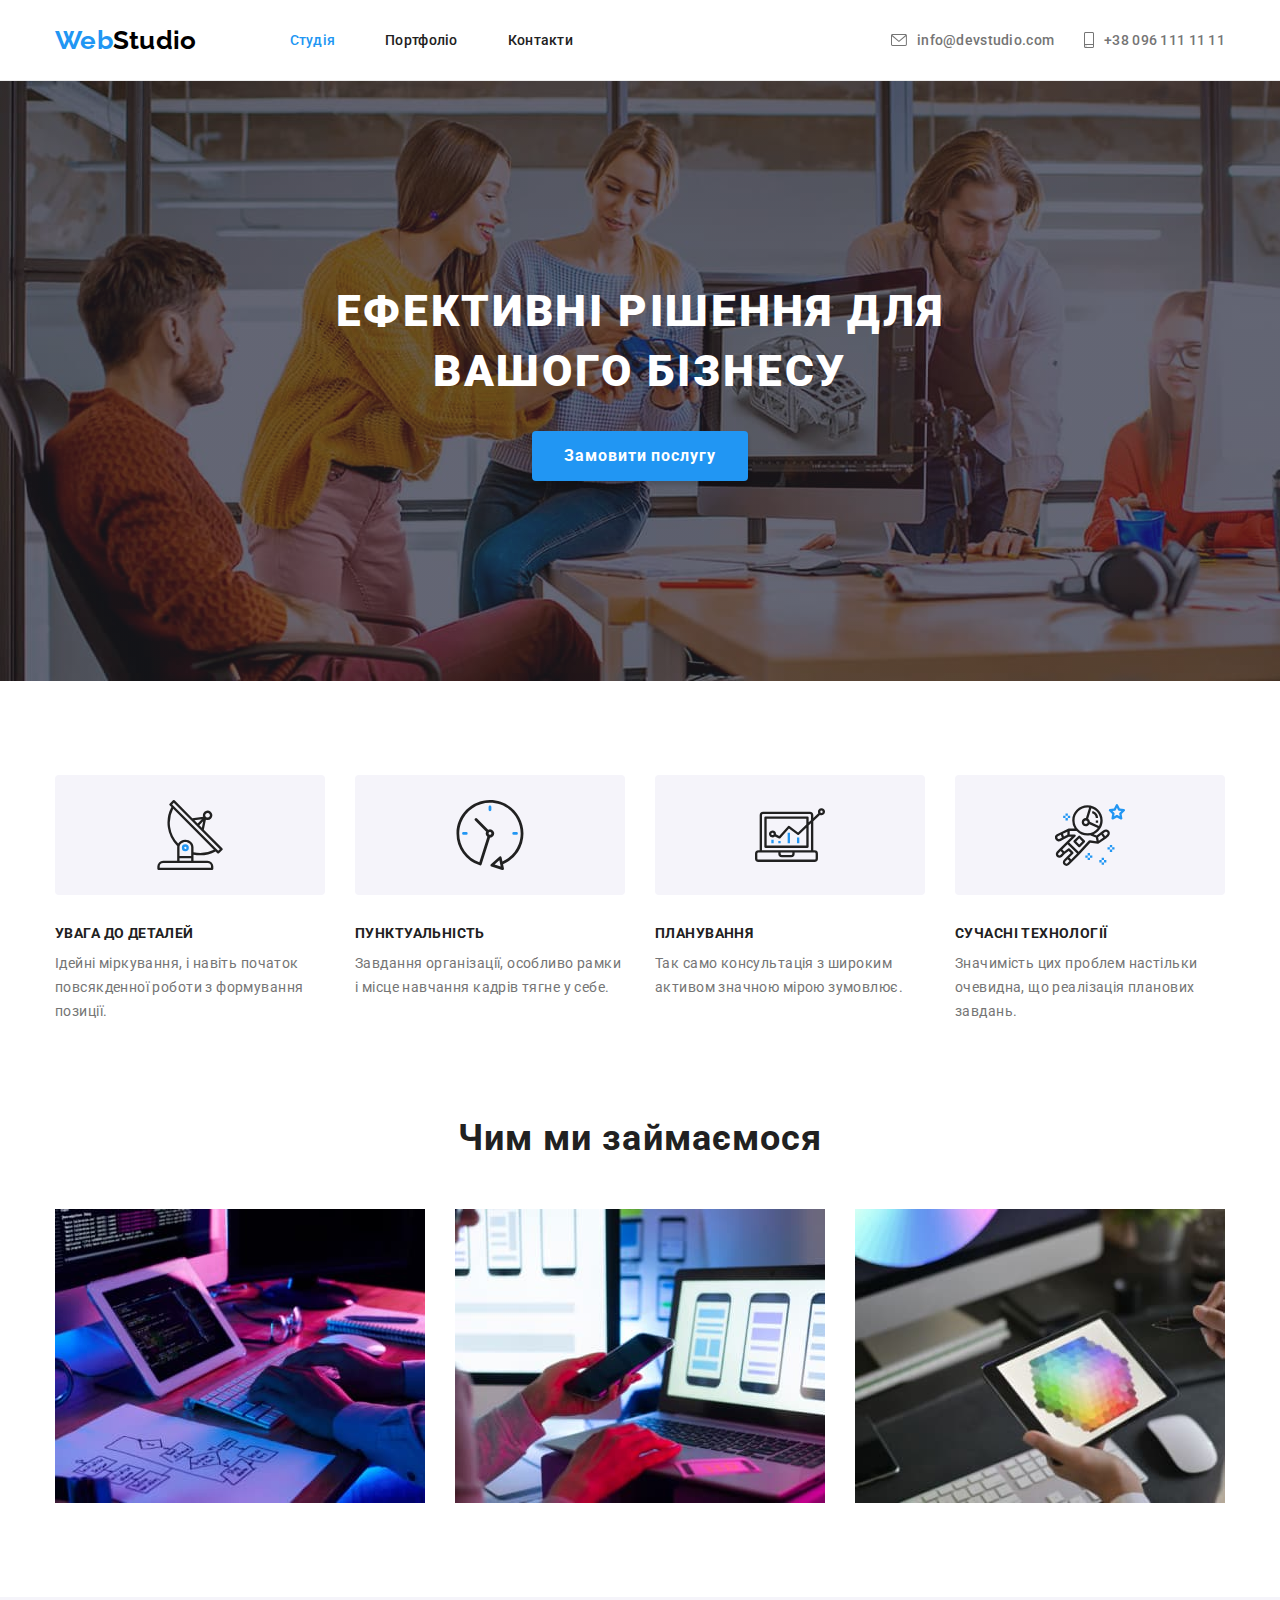
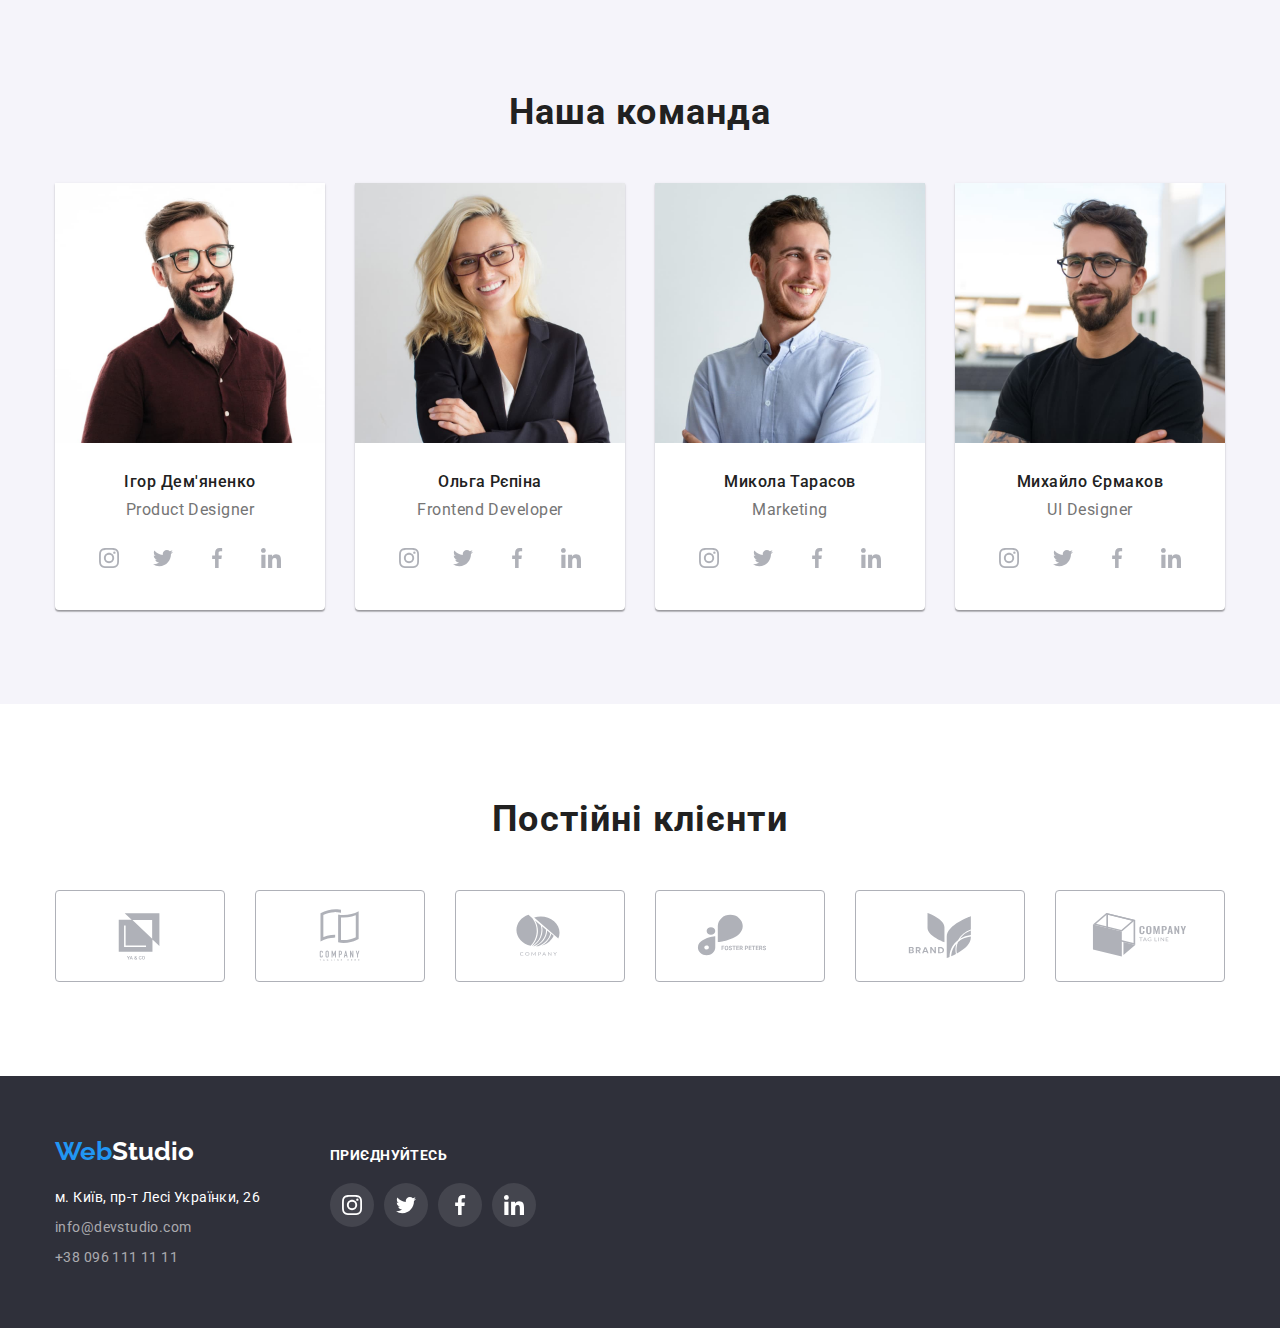
<file: index.html>
<!DOCTYPE html>
<html lang="uk">
  <head>
    <meta charset="UTF-8" />
    <meta http-equiv="X-UA-Compatible" content="IE=edge" />
    <meta name="viewport" content="width=device-width, initial-scale=1.0" />
    <title>Студія</title>
    <!-- спочатку шрифти -->
    <link rel="preconnect" href="https://fonts.googleapis.com" />
    <link rel="preconnect" href="https://fonts.gstatic.com" crossorigin />
    <link
      rel="stylesheet"
      href="https://fonts.googleapis.com/css2?family=Raleway:wght@700&family=Roboto:wght@400;500;700;900&display=swap"
    />
    <!--  нормалізатор -->
    <link
      rel="stylesheet"
      href="https://cdnjs.cloudflare.com/ajax/libs/modern-normalize/1.0.0/modern-normalize.min.css"
    />
    <!-- мої стилі -->
    <link rel="stylesheet" href="./css/styles.css" />
  </head>
  <body>
    <!-- шапка сайта з навігацією-->
    <header class="header-section">
      <!--Logo-->
      <div class="container header-container">
        <a class="logo header" href="./index.html">
          <span class="logo web">Web</span>
          <span class="logo studio">Studio</span>
        </a>
        <!-- Навігація по сторінках сайта -->
        <nav class="header-nav">
          <ul class="header-nav-list">
            <li class="header-nav-item">
              <a class="header-nav-link current" href="./index.html">Студія</a>
            </li>
            <li class="header-nav-item">
              <a class="header-nav-link" href="./portfolio.html">Портфоліо</a>
            </li>
            <li class="header-nav-item">
              <a class="header-nav-link" href="#contacts">Контакти</a>
            </li>
          </ul>
        </nav>
        <!-- Лінки контактів -->
        <ul class="header-contact-list">
          <li class="header-contact-item">
            <a class="header-contact-link" href="mailto:info@devstudio.com">
              <svg class="contact-icon" width="16" height="12">
                <use href="./images/icons.svg#envelope"></use>
              </svg>
              info@devstudio.com
            </a>
          </li>
          <li class="header-contact-item">
            <a class="header-contact-link" href="tel:+380961111111">
              <svg class="contact-icon" width="10" height="16">
                <use href="./images/icons.svg#smartphone"></use>
              </svg>
              +38 096 111 11 11
            </a>
          </li>
        </ul>
      </div>
    </header>
    <!-- унікальний контент сторінки -->
    <main>
      <!--Головний банер  сайта -->
      <section class="hero-section big-container section">
        <h1 class="title-first hero-title">
          Ефективні рішення для вашого бізнесу
        </h1>
        <button class="hero-button btn" type="button">Замовити послугу</button>
      </section>
      <!-- Особливості -->
      <section class="feature-section section">
        <div class="container features">
          <h2 class="feature-title title-second visually-hidden">
            Особливості
          </h2>
          <ul class="feature-list">
            <li class="feature-list-item">
              <div class="icon-block">
                <svg class="feature-icon" width="70" height="70">
                  <use href="./images/icons.svg#antenna"></use>
                </svg>
              </div>
              <h3 class="title-third uppercase">увага до деталей</h3>
              <p class="feature-text">
                Ідейні міркування, і навіть початок повсякденної роботи з
                формування позиції.
              </p>
            </li>
            <li class="feature-list-item">
              <div class="icon-block">
                <svg class="feature-icon" width="70" height="70">
                  <use href="./images/icons.svg#clock"></use>
                </svg>
              </div>
              <h3 class="title-third uppercase">пунктуальність</h3>
              <p class="feature-text">
                Завдання організації, особливо рамки і місце навчання кадрів
                тягне у себе.
              </p>
            </li>
            <li class="feature-list-item">
              <div class="icon-block">
                <svg class="feature-icon" width="70" height="70">
                  <use href="./images/icons.svg#diagram"></use>
                </svg>
              </div>
              <h3 class="title-third uppercase">планування</h3>
              <p class="feature-text">
                Так само консультація з широким активом значною мірою зумовлює.
              </p>
            </li>
            <li class="feature-list-item">
              <div class="icon-block">
                <svg class="feature-icon" width="70" height="70">
                  <use href="./images/icons.svg#astronaut"></use>
                </svg>
              </div>
              <h3 class="title-third uppercase">сучасні технології</h3>
              <p class="feature-text">
                Значимість цих проблем настільки очевидна, що реалізація
                планових завдань.
              </p>
            </li>
          </ul>
        </div>
      </section>
      <!-- Чим ми займаємося deal-->
      <section class="deal-section section">
        <div class="container deal">
          <h2 class="title-second deal-title">Чим ми займаємося</h2>
          <ul class="deal-list">
            <li class="deal-list-item">
              <img
                class="deal-list-img"
                src="./images/view1.jpg"
                alt="Найкращі алгоритми"
              />
            </li>
            <li class="deal-list-item">
              <img
                class="deal-list-img"
                src="./images/view2.jpg"
                alt="Адаптуємо до різних дівайсів "
              />
            </li>
            <li class="deal-item">
              <img
                class="deal-list-img"
                src="./images/view3.jpg"
                alt="Професійний дизайн"
              />
            </li>
          </ul>
        </div>
      </section>
      <!-- Наша команда -->
      <section class="team-section big-container">
        <div class="container">
          <h2 class="team-title title-second">Наша команда</h2>
          <ul class="team-cards-list">
            <li class="team-card-item">
              <img
                class="card-image"
                src="./images/portrait1.jpg"
                alt="Ігор Дем'яненко"
              />
              <h3 class="card-name no-uppercase">Ігор Дем'яненко</h3>
              <p class="card-position">Product Designer</p>
              <ul class="social-link-list">
                <li class="social-link-item">
                  <a href="" class="social-link-button">
                    <svg class="social-link-icon" width="20" height="20">
                      <use href="./images/icons.svg#instagram"></use>
                    </svg>
                  </a>
                </li>
                <li class="social-link-item">
                  <a href="" class="social-link-button">
                    <svg class="social-link-icon" width="20" height="20">
                      <use href="./images/icons.svg#twitter"></use>
                    </svg>
                  </a>
                </li>
                <li class="social-link-item">
                  <a href="" class="social-link-button">
                    <svg class="social-link-icon" width="20" height="20">
                      <use href="./images/icons.svg#facebook"></use>
                    </svg>
                  </a>
                </li>
                <li class="social-link-item">
                  <a href="" class="social-link-button">
                    <svg class="social-link-icon" width="20" height="20">
                      <use href="./images/icons.svg#linkedin"></use>
                    </svg>
                  </a>
                </li>
              </ul>
            </li>
            <li class="team-card-item">
              <img
                class="card-image"
                src="./images/portrait2.jpg"
                alt="Ольга Рєпіна"
              />
              <h3 class="card-name no-uppercase">Ольга Рєпіна</h3>
              <p class="card-position">Frontend Developer</p>
              <ul class="social-link-list">
                <li class="social-link-item">
                  <a href="" class="social-link-button">
                    <svg class="social-link-icon" width="20" height="20">
                      <use href="./images/icons.svg#instagram"></use>
                    </svg>
                  </a>
                </li>
                <li class="social-link-item">
                  <a href="" class="social-link-button">
                    <svg class="social-link-icon" width="20" height="20">
                      <use href="./images/icons.svg#twitter"></use>
                    </svg>
                  </a>
                </li>
                <li class="social-link-item">
                  <a href="" class="social-link-button">
                    <svg class="social-link-icon" width="20" height="20">
                      <use href="./images/icons.svg#facebook"></use>
                    </svg>
                  </a>
                </li>
                <li class="social-link-item">
                  <a href="" class="social-link-button">
                    <svg class="social-link-icon" width="20" height="20">
                      <use href="./images/icons.svg#linkedin"></use>
                    </svg>
                  </a>
                </li>
              </ul>
            </li>
            <li class="team-card-item">
              <img
                class="card-image"
                src="./images/portrait3.jpg"
                alt="Микола Тарасов"
              />
              <h3 class="card-name no-uppercase">Микола Тарасов</h3>
              <p class="card-position">Marketing</p>
              <ul class="social-link-list">
                <li class="social-link-item">
                  <a href="" class="social-link-button">
                    <svg class="social-link-icon" width="20" height="20">
                      <use href="./images/icons.svg#instagram"></use>
                    </svg>
                  </a>
                </li>
                <li class="social-link-item">
                  <a href="" class="social-link-button">
                    <svg class="social-link-icon" width="20" height="20">
                      <use href="./images/icons.svg#twitter"></use>
                    </svg>
                  </a>
                </li>
                <li class="social-link-item">
                  <a href="" class="social-link-button">
                    <svg class="social-link-icon" width="20" height="20">
                      <use href="./images/icons.svg#facebook"></use>
                    </svg>
                  </a>
                </li>
                <li class="social-link-item">
                  <a href="" class="social-link-button">
                    <svg class="social-link-icon" width="20" height="20">
                      <use href="./images/icons.svg#linkedin"></use>
                    </svg>
                  </a>
                </li>
              </ul>
            </li>
            <li class="team-card-item">
              <img
                class="card-image"
                src="./images/portrait4.jpg"
                alt="Михайло Єрмаков"
              />
              <h3 class="card-name no-uppercase">Михайло Єрмаков</h3>
              <p class="card-position">UI Designer</p>
              <ul class="social-link-list">
                <li class="social-link-item">
                  <a href="" class="social-link-button">
                    <svg class="social-link-icon" width="20" height="20">
                      <use href="./images/icons.svg#instagram"></use>
                    </svg>
                  </a>
                </li>
                <li class="social-link-item">
                  <a href="" class="social-link-button">
                    <svg class="social-link-icon" width="20" height="20">
                      <use href="./images/icons.svg#twitter"></use>
                    </svg>
                  </a>
                </li>
                <li class="social-link-item">
                  <a href="" class="social-link-button">
                    <svg class="social-link-icon" width="20" height="20">
                      <use href="./images/icons.svg#facebook"></use>
                    </svg>
                  </a>
                </li>
                <li class="social-link-item">
                  <a href="" class="social-link-button">
                    <svg class="social-link-icon" width="20" height="20">
                      <use href="./images/icons.svg#linkedin"></use>
                    </svg>
                  </a>
                </li>
              </ul>
            </li>
          </ul>
        </div>
      </section>
      <section class="client-section big-container">
        <div class="container">
          <h2 class="title-second title-client">Постійні клієнти</h2>
          <ul class="client-list">
            <li class="client-item">
              <a href="" class="client-link">
                <svg class="client-icon" width="106" height="60">
                  <use href="./images/icons.svg#logo1"></use>
                </svg>
              </a>
            </li>
            <li class="client-item">
              <a href="" class="client-link">
                <svg class="client-icon" width="106" height="60">
                  <use href="./images/icons.svg#logo2"></use>
                </svg>
              </a>
            </li>
            <li class="client-item">
              <a href="" class="client-link">
                <svg class="client-icon" width="106" height="60">
                  <use href="./images/icons.svg#logo3"></use>
                </svg>
              </a>
            </li>
            <li class="client-item">
              <a href="" class="client-link">
                <svg class="client-icon" width="106" height="60">
                  <use href="./images/icons.svg#logo4"></use>
                </svg>
              </a>
            </li>
            <li class="client-item">
              <a href="" class="client-link">
                <svg class="client-icon" width="106" height="60">
                  <use href="./images/icons.svg#logo5"></use>
                </svg>
              </a>
            </li>
            <li class="client-item">
              <a href="" class="client-link">
                <svg class="client-icon" width="106" height="60">
                  <use href="./images/icons.svg#logo6"></use>
                </svg>
              </a>
            </li>
          </ul>
        </div>
      </section>
    </main>
    <footer class="footer-section" id="contacts">
      <div class="container footer-combine">
        <div class="footer-left">
          <a class="logo footer" href="./index.html"
            ><span class="logo web">Web</span
            ><span class="logo studio">Studio</span>
          </a>
          <address class="address-section">
            <ul class="footer-list">
              <li class="footer-list-item">
                <a
                  class="footer-link map"
                  href="https://goo.gl/maps/kqAVkC1o9cEqBrma6"
                  target="_blank"
                  rel="noopener noreferrer nofollow"
                  >м. Київ, пр-т Лесі Українки, 26</a
                >
              </li>
              <li class="footer-list-item">
                <a class="footer-link" href="mailto:info@devstudio.com"
                  >info@devstudio.com</a
                >
              </li>
              <li class="footer-list-item">
                <a class="footer-link" href="tel:+380961111111"
                  >+38 096 111 11 11</a
                >
              </li>
            </ul>
          </address>
        </div>
        <div class="footer-right">
          <p class="social-text">приєднуйтесь</p>
          <ul class="social-link-list footer">
            <li class="social-link-item">
              <a href="" class="social-link-button footer">
                <svg class="social-link-icon" width="20" height="20">
                  <use href="./images/icons.svg#instagram"></use>
                </svg>
              </a>
            </li>
            <li class="social-link-item">
              <a href="" class="social-link-button footer">
                <svg class="social-link-icon" width="20" height="20">
                  <use href="./images/icons.svg#twitter"></use>
                </svg>
              </a>
            </li>
            <li class="social-link-item">
              <a href="" class="social-link-button footer">
                <svg class="social-link-icon" width="20" height="20">
                  <use href="./images/icons.svg#facebook"></use>
                </svg>
              </a>
            </li>
            <li class="social-link-item">
              <a href="" class="social-link-button footer">
                <svg class="social-link-icon" width="20" height="20">
                  <use href="./images/icons.svg#linkedin"></use>
                </svg>
              </a>
            </li>
          </ul>
        </div>
      </div>
    </footer>
  </body>
</html>
</file>
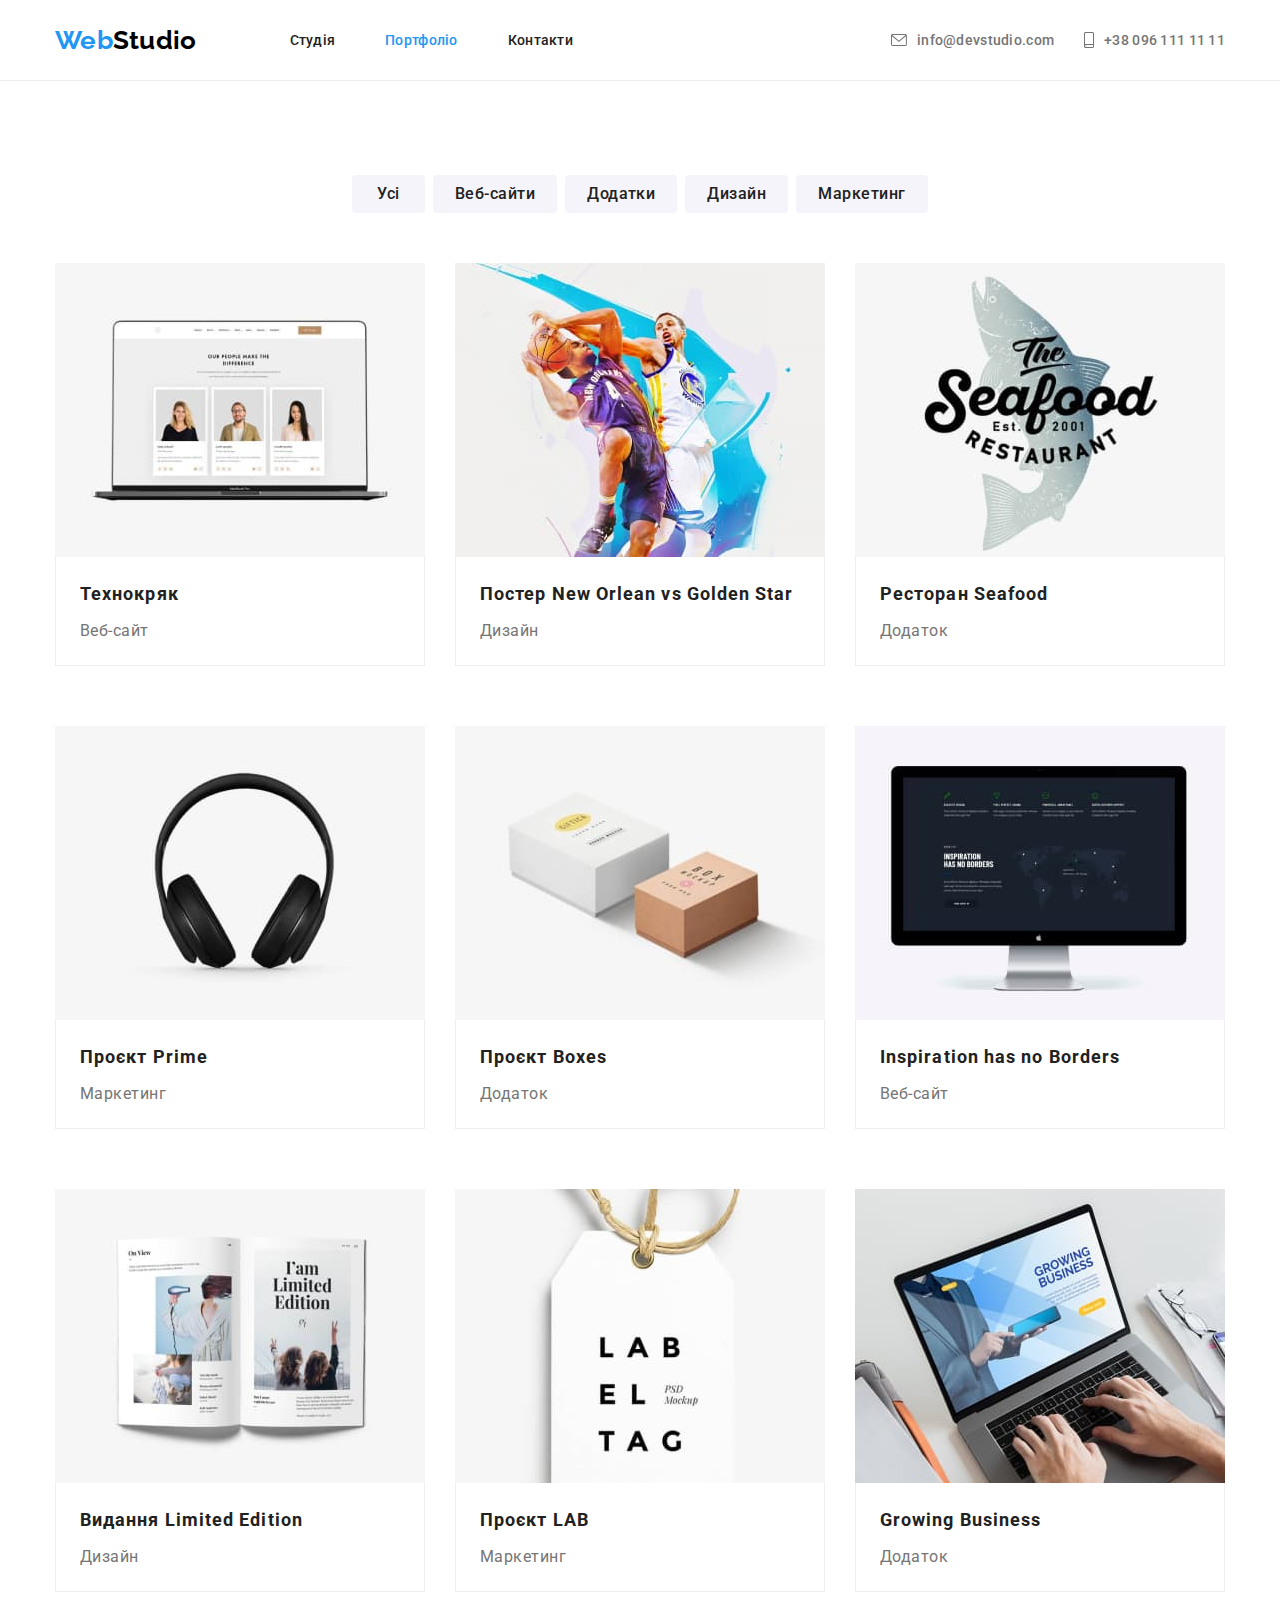
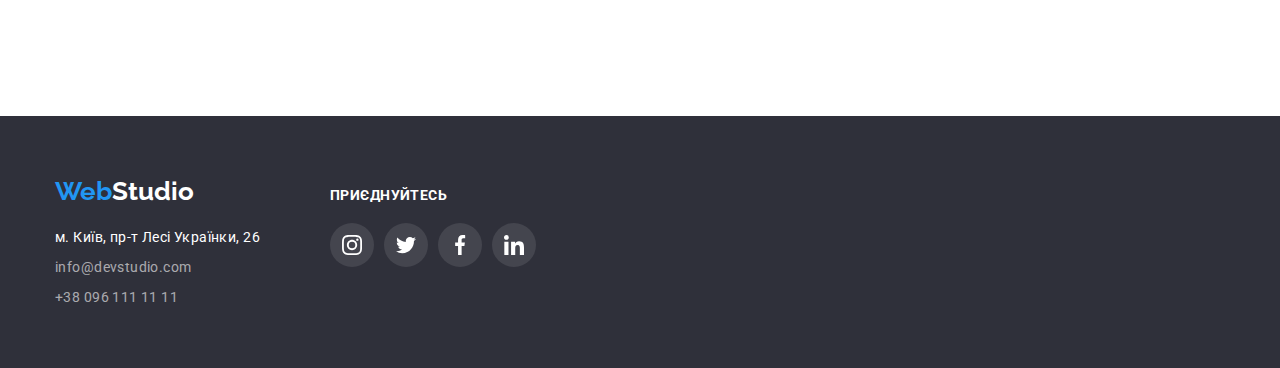
<file: portfolio.html>
<!DOCTYPE html>
<html lang="uk">
  <head>
    <meta charset="UTF-8" />
    <meta http-equiv="X-UA-Compatible" content="IE=edge" />
    <meta name="viewport" content="width=device-width, initial-scale=1.0" />
    <title>Портфоліо</title>
    <!-- спочатку шрифти -->
    <link rel="preconnect" href="https://fonts.googleapis.com" />
    <link rel="preconnect" href="https://fonts.gstatic.com" crossorigin />
    <link
      rel="stylesheet"
      href="https://fonts.googleapis.com/css2?family=Raleway:wght@700&family=Roboto:wght@400;500;700;900&display=swap"
    />
    <!-- нормалізатор -->
    <link
      rel="stylesheet"
      href="https://cdnjs.cloudflare.com/ajax/libs/modern-normalize/1.0.0/modern-normalize.min.css"
    />
    <!-- мої стилі -->
    <link rel="stylesheet" href="./css/styles.css" />
  </head>
  <body>
    <!-- шапка сайта з навігацією-->
     <header class="header-section">
      <!--Logo-->
      <div class="container header-container">
        <a class="logo header" href="./index.html">
          <span class="logo web">Web</span>
          <span class="logo studio">Studio</span>
        </a>
        <!-- Навігація по сторінках сайта -->
        <nav class="header-nav">
          <ul class="header-nav-list">
            <li class="header-nav-item">
              <a class="header-nav-link" href="./index.html">Студія</a>
            </li>
            <li class="header-nav-item">
              <a class="header-nav-link current" href="./portfolio.html">Портфоліо</a>
            </li>
            <li class="header-nav-item">
              <a class="header-nav-link" href="#contacts">Контакти</a>
            </li>
          </ul>
        </nav>
        <!-- Лінки контактів -->
        <ul class="header-contact-list">
          <li class="header-contact-item">
            <a class="header-contact-link" href="mailto:info@devstudio.com">
              <svg class="contact-icon" width="16" height="12">
                <use href="./images/icons.svg#envelope"></use>
              </svg>
              info@devstudio.com
            </a>
          </li>
          <li class="header-contact-item">
            <a class="header-contact-link" href="tel:+380961111111">
              <svg class="contact-icon" width="10" height="16">
                <use href="./images/icons.svg#smartphone"></use>
              </svg>
              +38 096 111 11 11
            </a>
          </li>
        </ul>
      </div>
    </header>
    <!--контент сторінки portfolio-->
    <main>
      <!-- content-portfolio-section-->
      <section class="portfolio-section section">
        <div class="container">
          <h1 class="title-first visually-hidden">Портфоліо</h1>
          <!-- list of buttons=filter portfolio  -->
          <ul class="filter-list">
            <li class="filter-item">
              <button type="button" class="filter-button btn all">Усі</button>
            </li>
            <li class="filter-item">
              <button type="button" class="filter-button btn web">
                Веб-сайти
              </button>
            </li>
            <li class="filter-item">
              <button type="button" class="filter-button btn app">
                Додатки
              </button>
            </li>
            <li class="filter-item">
              <button type="button" class="filter-button btn design">
                Дизайн
              </button>
            </li>
            <li class="filter-item">
              <button type="button" class="filter-button btn marketing">
                Маркетинг
              </button>
            </li>
          </ul>
          <!--  list of project cards  -->
          <ul class="projects-list">
            <!--project1 11 Веб-сайт Технокряк  -->
            <li class="project-item">
              <a class="project-link" href="#">
                <img
                  class="project-img"
                  src="./images/project1.jpg"
                  alt="Проект Веб-сайту Технокряк"
                />
                <div class="group-portfolio">
                  <h2 class="project-title">Технокряк</h2>
                  <p class="project-type">Веб-сайт</p>
                </div>
              </a>
            </li>
            <!--project2 12 Дизайн Постер New Orlean vs Golden Star -->
            <li class="project-item">
              <a class="project-link" href="#">
                <img
                  class="project-img"
                  src="./images/project2.jpg"
                  alt="Проект Дизайну Постер New Orlean vs Golden"
                />
                <div class="group-portfolio">
                  <h2 class="project-title">
                    Постер New Orlean vs Golden Star
                  </h2>
                  <p class="project-type">Дизайн</p>
                </div>
              </a>
            </li>
            <!--project3 13 Додаток Ресторан Seafood -->
            <li class="project-item">
              <a class="project-link" href="#">
                <img
                  class="project-img"
                  src="./images/project3.jpg"
                  project-title
                  alt="Проект Додаток Ресторан Seafood"
                />
                <div class="group-portfolio">
                  <h2 class="project-title">Ресторан Seafood</h2>
                  <p class="project-type">Додаток</p>
                </div>
              </a>
            </li>
            <!--project4 21 Маркетинг Проєкт Prime  -->
            <li class="project-item">
              <a class="project-link" href="#">
                <img
                  class="project-img"
                  src="./images/project4.jpg"
                  alt="Проект Маркетинг Проєкт Prime"
                />
                <div class="group-portfolio">
                  <h2 class="project-title">Проєкт Prime</h2>
                  <p class="project-type">Маркетинг</p>
                </div>
              </a>
            </li>
            <!--project5 22 Додаток Проєкт Boxes -->
            <li class="project-item">
              <a class="project-link" href="#">
                <img
                  class="project-img"
                  src="./images/project5.jpg"
                  alt="Проект Додаток Проєкт Boxes"
                />
                <div class="group-portfolio">
                  <h2 class="project-title">Проєкт Boxes</h2>
                  <p class="project-type">Додаток</p>
                </div>
              </a>
            </li>
            <!--project6 23 Веб-сайт Inspiration has no Borders -->
            <li class="project-item">
              <a class="project-link link" href="#">
                <img
                  class="project-img"
                  src="./images/project6.jpg"
                  alt="Проект Веб-сайта Inspiration has no Borders"
                />
                <div class="group-portfolio">
                  <h2 class="project-title">Inspiration has no Borders</h2>
                  <p class="project-type">Веб-сайт</p>
                </div>
              </a>
            </li>
            <!--project7 31 Дизайн Видання Limited Edition -->
            <li class="project-item">
              <a class="project-link link" href="#">
                <img
                  class="project-img"
                  src="./images/project7.jpg"
                  alt="Проект Дизайну Видання Limited Edition"
                />
                <div class="group-portfolio">
                  <h2 class="project-title">Видання Limited Edition</h2>
                  <p class="project-type">Дизайн</p>
                </div>
              </a>
            </li>
            <!--project8 32 Мркетинг Проєкт LAB -->
            <li class="project-item">
              <a class="project-link link" href="#">
                <img
                  class="project-img"
                  src="./images/project8.jpg"
                  alt="Проект Маркетингу Проєкт LAB"
                />
                <div class="group-portfolio">
                  <h2 class="project-title">Проєкт LAB</h2>
                  <p class="project-type">Маркетинг</p>
                </div>
              </a>
            </li>
            <!--project9 33 Додаток Growing Business -->
            <li class="project-item">
              <a class="project-link link" href="#">
                <img
                  class="project-img"
                  src="./images/project9.jpg"
                  alt="Проект Додаток Growing Business"
                />
                <div class="group-portfolio">
                  <h2 class="project-title">Growing Business</h2>
                  <p class="project-type">Додаток</p>
                </div>
              </a>
            </li>
          </ul>
        </div>
      </section>
    </main>
    <footer class="footer-section" id="contacts">
      <div class="container footer-combine">
        <div class="footer-left">
          <a class="logo footer" href="./index.html"
            ><span class="logo web">Web</span
            ><span class="logo studio">Studio</span>
          </a>
          <address class="address-section">
            <ul class="footer-list">
              <li class="footer-list-item">
                <a
                  class="footer-link map"
                  href="https://goo.gl/maps/kqAVkC1o9cEqBrma6"
                  target="_blank"
                  rel="noopener noreferrer nofollow"
                  >м. Київ, пр-т Лесі Українки, 26</a
                >
              </li>
              <li class="footer-list-item">
                <a class="footer-link" href="mailto:info@devstudio.com"
                  >info@devstudio.com</a
                >
              </li>
              <li class="footer-list-item">
                <a class="footer-link" href="tel:+380961111111"
                  >+38 096 111 11 11</a
                >
              </li>
            </ul>
          </address>
        </div>
        <div class="footer-right">
          <p class="social-text">приєднуйтесь</p>
          <ul class="social-link-list footer">
            <li class="social-link-item">
              <a href="" class="social-link-button footer">
                <svg class="social-link-icon" width="20" height="20">
                  <use href="./images/icons.svg#instagram"></use>
                </svg>
              </a>
            </li>
            <li class="social-link-item">
              <a href="" class="social-link-button footer">
                <svg class="social-link-icon" width="20" height="20">
                  <use href="./images/icons.svg#twitter"></use>
                </svg>
              </a>
            </li>
            <li class="social-link-item">
              <a href="" class="social-link-button footer">
                <svg class="social-link-icon" width="20" height="20">
                  <use href="./images/icons.svg#facebook"></use>
                </svg>
              </a>
            </li>
            <li class="social-link-item">
              <a href="" class="social-link-button footer">
                <svg class="social-link-icon" width="20" height="20">
                  <use href="./images/icons.svg#linkedin"></use>
                </svg>
              </a>
            </li>
          </ul>
        </div>
      </div>
    </footer>
  </body>
</html>
</file>
<file: css/styles.css>
/* змінні */
/* палітра проекта */
:root {
  --prime-bg-color--: #ffffff; /*білий*/
  --second-bg-color--: #2f303a; /*темно сірий*/
  --title-ccolor--: #212121; /*чорний*/
  --accent-color--: #2196f3; /*голубий*/
  --text-color--: #757575; /*сірий*/
  --button-bg-color--: #f5f4fa;
  --icon-color--: #afb1b8; /*світло сірий */

  /* шрифти проекта  */
  --prime-font-family--: "Roboto", sans-serif;
  --second-font-family--: "Raleway", sans-serif;
}
/* глобальні налаштування */
body {
  font-family: var(--prime-font-family--); /*'Roboto', sans-serif*/
  color: var(--text-color--);
  background-color: var(--prime-bg-color--);
}

/* reset  обнулюємо відступи/стилі призначені browser*/
h1,
h2,
h3,
h4,
h5,
h6,
p {
  margin: 0;
}

ul {
  margin: 0;
  padding: 0;
  list-style: none;
}
li {
  margin: 0;
  padding: 0;
}

img {
  display: block;
}
a {
  text-decoration: none;
}
/*загальне налаштування для кнопок */
.btn {
  font-family: var(--prime-font-family--);
  border: none;
  cursor: pointer;
}
/* активна кнопка */
.active {
  color: var(--prime-bg-color--);
  background: var(--accent-color--);
}

/* скриває елемент */
.visually-hidden {
  position: fixed;
  transform: scale(0);
}
/* більший контейнер */
.big-container {
  max-width: 1600px;
  margin: 0 auto; /* батько центрує  в собі*/
}

/* меньший контейнер  */
.container {
  width: 1200px;
  margin: 0 auto; /*вертик забирає горизонт центрує блоковий*/
  padding: 0 15px;
}
/* спільна властивість секцій */
.section {
  padding-bottom: 94px;
}

.uppercase {
  text-transform: uppercase;
}

/* h1 */
.title-first {
  font-weight: 900;
  font-size: 44px;
  line-height: calc(60 / 44);
  text-align: center;
  letter-spacing: 0.06em;
  text-transform: uppercase;
  color: var(--title-color--);
}
/* h2 */
.title-second {
  font-weight: 700;
  font-size: 36px;
  line-height: calc(42 / 36);
  text-align: center;
  letter-spacing: 0.03em;
  color: var(--title-ccolor--);
}
/* h3 */
.title-third {
  font-weight: 700;
  font-size: 14px;
  line-height: calc(16 / 14);
  letter-spacing: 0.03em;
  text-align: center;
  /* text-transform: uppercase; */
  color: var(--title-ccolor--);
}

/* стилі header */

.header-section {
  /* спільний шрифт */
  font-weight: 500;
  font-size: 14px;
  line-height: calc(16 / 14);
  letter-spacing: 0.02em;

  /* margin-bottom:21px; */
}
/* logo */
.logo {
  font-family: "Raleway", sans-serif;
  font-weight: 700;
  font-style: normal;
  font-size: 26px;
  line-height: calc(31 / 26);
  letter-spacing: 3%;
}
.logo.header {
  display: flex;
}
.logo.web {
  color: var(--accent-color--);
}
.logo.studio {
  display: inline-block;
  margin-right: 93px;
  color: #000;
}
.header-section {
  border-bottom: 1px solid#ECECEC;
  /* background-color: var(--button-bg-color--); */
}
/* весь header у flex container */
.header-container {
  display: flex;
  /* justify-content: space-between; */
  align-items: center;
  /* padding-top: 24px;
  padding-bottom: 25px; */
}
/* Навігація по сторінках сайта */
/* навігація  в header  flex container*/
.header-nav-list {
  display: flex;
  justify-content: space-between;
  margin-right: 318px;
}
/* елементи навігації */
.header-nav-item:not(:last-child) {
  margin-right: 50px;
}
/* padding link збільшує зону клікабельності */
.header-nav-link {
  color: var(--title-ccolor--);
  padding: 32px 0px;
}
/* підсвітка посилання активної сторінки */
.current {
  color: var(--accent-color--);
}
/* Контакт ліст у flex щоб поставити у рядок */
.header-contact-list {
  display: flex;
  margin: 0 auto;
  gap: 30px;
}
/* .header-contact-item:not(:first-child) {
  margin-left: 30px;
} */

/* вигляд мейл і телефон */
.header-contact-link {
  display:flex;
  justify-content: center;
  align-items: center;
  color: var(--text-color--);
  padding: 32px 0px;
  gap:10px;
}
/* колір  від  link-батька */
.contact-icon {
  display:block;
  fill: currentColor;
 }
/* hover/focus на контакти в header */
.header-contact-link:focus ,
.header-contact-link:hover .contact-icon {
 
  fill: var(--accent-color--);
  color:var(--accent-color--);
}

/* hover на посиланнях в навігації */
.header-nav-link:focus,
.header-nav-link:hover,
.header-contact0link:focus,
.header-contact-link:hover {
  color: var(--accent-color--);
}

/* стилі index */
/* секція hero */
/* hero  title-first */

.hero-section {
  color: var(--prime-bg-color--); /*білий*шрифт */
  background: var(--second-bg-color--);
  background-image: linear-gradient(
      to bottom right,
      rgba(47, 48, 58, 0.4),
      rgba(47, 48, 58, 0.4)
    ),
    url("../images/hero.jpg");
  padding-top: 200px;
  padding-bottom: 200px;
}

.title-first.hero-title {
  margin-left: auto;
  margin-right: auto;
  margin-bottom: 30px;
  width: 696px;
}

.hero-button {
  padding: 10px 32px;
  font-weight: 700;
  font-size: 16px;
  line-height: calc(30 / 16);
  letter-spacing: 0.06em;
  background-color: var(--accent-color--);
  color: var(--prime-bg-color);
  box-shadow: 0px 4px 4px rgba(0, 0, 0, 0.15);
  border-radius: 4px;
  display: block;
  margin: 0 auto; /*вертик забирає горизонтально центрує*/
}
.hero-button:focus,
.hero-button:hover {
  background: #188ce8;
}

/* секція Особливості */
/* feature-section */
/* h2 схований */
/* h3 - .tille-third */
/* feature-section обгорнута в  container 1200px */
.feature-section {
  padding-top: 94px;
}

/* список feature ставимо в рядок */
.feature-list {
  display: flex;
  justify-content: space-between;
}
/* заголовки в li feature-list */
.feature-list .title-third {
  text-align: left;
  margin-bottom: 10px;
}
/* p в li */
.feature-text {
  font-size: 14px;
  line-height: calc(24 / 14);
  letter-spacing: 0.03em;
  color: var(--text-color--);
}
/* колекція контайнера flex-list * /
/* всі елементи однакової величини на main axis */
.feature-list-item {
  flex-basis: 270px;
}
/* відстань між всіма ел-ми колекції крім останнього */
.feature-list-item:not(:last-child) {
  margin-right: 30px;
}
.icon-block {
  background: var(--button-bg-color--);
  border-radius: 4px;
  padding: 25px 100px;
  margin-bottom: 30px;
}
.feature-icon {
  display: block;
}
/* секція deal Чим ми займаємось */
/*h2 - .title-second*/

.container .deal {
  margin: 0px 15px;
}

.title-second.deal-title {
  margin-bottom: 50px;
}
/* картинки в рядок */
.deal-list {
  display: flex;
  justify-content: space-between;
}
/* Якщо змінити к-ть картинок поки не знаю що написати замість 3 */
/* img  діти li які є ел-ми flex container тому унаслідують наступне  */
.deal-list-item {
  flex-basis: calc((100% - 30px * 2) / 3);
}
/* підозрюю що рохміри img треба пропорційно до різних екранів */
.deal-list-img {
  width: 370px;
  max-height: 294px;
}
/* .deal-list-item:not(:last-child) {
  margin-right:30px;
 } */

/* секція Наша команда */
/* h2 Наша команда - title-second */
.team-section {
  background: #f5f4fa;
  padding-top: 94px;
  padding-bottom: 94px;
}

.team-title.title-second {
  margin-bottom: 50px;
}

.team-cards-list {
  display: flex;

  justify-content: center;
}

.team-card-item {
  background-color: var(--prime-bg-color--);
  box-shadow: 0px 1px 3px rgba(0, 0, 0, 0.12), 0px 1px 1px rgba(0, 0, 0, 0.14),
    0px 2px 1px rgba(0, 0, 0, 0.2);
  border-radius: 0px 0px 4px 4px;

  margin-right: 30px;
  flex-basis: calc((100%-30px * 3) / 4);
}

.team-card-item:last-child {
  margin-right: 0px;
}

.card-image {
  display: block;
  width: 270px;
  margin-bottom: 30px;
  /* height: 260px; */
}
/* h3 - card-name title-second */
.card-name {
  font-weight: 500;
  font-size: 16px;
  line-height: calc(18.75 / 1 6);
  letter-spacing: 0.03em;
  color: var(--title-ccolor--);
  text-align: center;
  margin-bottom: 10px;
}

/* position */
.card-position {
  font-size: 16px;
  line-height: calc(18.75 / 16);
  text-align: center;
  letter-spacing: 0.03em;
  color: var(--text-color--);
  /* margin-bottom: 16px; */
}
/* список іконом посилань соціальних мереж в рядок*/
.social-link-list {
  display: flex;
  gap: 10px;
  justify-content: space-between;
  align-items: center;
  margin: 16px 32px 30px;
}

/* кругла кнопка на соцмережі */
.social-link-button {
  /* display: block; */
  display: flex;
  width: 44px;
  height: 44px;
  justify-content: center;
  align-items: center;
  border-radius: 50%;
  /* padding: 12px; */
  color: var(--icon-color--);
}
/* колір іконка соцмереж наслідує від кнопки-батька*/
.social-link-icon {
  fill: currentColor;
}
/* реакція посилання на наведення */
.social-link-button:hover,
.social-link-button:focus {
  background-color: var(--accent-color--);
  color: var(--prime-bg-color--);
}

/* секція Постійні клієнти */
.client-section {
  padding-top: 94px;
  padding-bottom: 94px;
}
.title-client {
  margin-bottom:50px;
}
.client-list {
  display: flex;
  justify-content: center;
  align-items: center;
  gap: 30px;
}

.client-link {
  display: flex;
  width: 170px;
  height: 92px;
  justify-content: center;
  align-items: center;
  /* margin: 16px 32px; */
  color: var(--icon-color--);
  border: 1px solid var(--icon-color--);
  border-radius: 4px;
}
.client-icon {
  fill: currentColor;
}

.client-link:hover,
.client-link:focus {
  border-color: var(--accent-color--);
  color: var(--accent-color--);
}

/* porfolio section */
/* h1 Портфоліо -title-first схований */
/* розширяємо секцію щоб контент відступаєв від фільтра */
.portfolio-section {
  padding-top: 94px;
}

/* меню фільтра проектів */
/* ul - flex container */
.filter-list {
  display: flex;
  justify-content: center;
  gap: 8px;
  margin-bottom: 50px;
}

/* кнопка фільтра за замовчанням inline */

.filter-button {
  display: inline-block;
  text-align: center;
  font-weight: 500;
  font-size: 16px;
  line-height: calc(26 / 16);
  letter-spacing: 0.03em;
  color: var(--title-ccolor--);
  background: var(--button-bg-color--);
  border-radius: 4px;
  padding: 6px 22px;
  /* margin:0; */
}
.filter-button.all {
  padding: 6px 25px;
}

/* кнопки фільтра проектів при hover */
.filter-button:focus,
.filter-button:hover {
  color: var(--prime-bg-color--);
  background-color: var(--accent-color--);
}

/* projects */
/* h2 - title-econd  */
.project-img {
  width: 370px;
  height: 294px;
}

/* згрупування під карткою портфоліо */
.group-portfolio {
  width: 370px;
  padding: 19px 24px 19px 24px;
  border: 1px solid #eeeeee;
  border-top: none;
}

/*h2 title-project */
.project-title {
  font-weight: 700;
  font-size: 18px;
  line-height: calc(36 / 18);
  letter-spacing: 0.06em;
  color: var(--title-ccolor--);
  margin-bottom: 4px;
}

.project-type {
  font-size: 16px;
  line-height: calc(30 / 16);
  letter-spacing: 0.03em;
  color: var(--text-color--);
}

/* проекти в рядок з переносом по 4 з gap 30зч */
.projects-list {
  display: flex;
  flex-wrap: wrap;
  gap: 30px;
}
/* проект */
.project-item {
  background: #ffffff;
  /* flex-basis: calc((100%-30px * 2) / 3); */
  margin-bottom: 30px;
}
.project-item:hover,
.project-item:focus {
  filter: drop-shadow(0px 4px 4px rgba(0, 0, 0, 0.25));
}
/* кожному 3му забрати правий маржин */
/* .project-item:nth-child(3n){
 margin-right:0px;
}
/* останнім 3м забрати нижній маржин */
/*.project-item:nth-last-child(-n+3){
 margin-bottom:0px;
} */

/* стилі footer*/
.footer-section {
  background: var(--second-bg-color--);
  padding-top: 60px;
  padding-bottom: 60px;
  /* border-top: 0px solid transparent; */
}
/* спільний шрифт для блоку address */
.footer-section .logo.studio {
  display: inline-block;
  color: var(--prime-bg-color--);
  margin-right: 0px;
}
/* обгорнули в div щоб зобити блочним*/
.logo.footer {
  display: inline-block;
  margin-bottom: 20px;
}

.footer-link {
  color: rgba(255, 255, 255, 0.6);
  font-style: normal;
  font-size: 14px;
  line-height: calc(21 / 14);
  letter-spacing: 0.03em;
}

/* .footer-list-item {
  font-style: normal;
  font-size: 14px;
  line-height: calc(24 / 14);
  letter-spacing: 0.03em;
} */

.footer-list-item:not(:last-child) {
  margin-bottom: 9px;
}

/* адреса  */
.footer-link.map {
  color: var(--prime-bg-color--);
}

/* реакція на наведення мишки або клавіатури на любий лінк футера */
.footer-link:hover,
.footer-link:focus {
  color: var(--accent-color--);
}
.footer-link-map:hover,
.footer-link-map:focus {
  color: var(--accent-color--);
}
.footer-combine {
  display: flex;
  gap: 70px;
  align-items: baseline;
}
.social-text {
  color: var(--prime-bg-color--);
  font-weight: 700;
  font-size: 14px;
  line-height: calc(16 / 14);
  letter-spacing: 0.03em;
  text-transform: uppercase;
}
.footer-right {
  display: flex;
  flex-direction: column;
  gap: 20px;
  align-content: flex-start;
}
.social-link-list.footer {
  margin: 0 auto;
}
.social-link-button.footer {
  color: var(--prime-bg-color--);
  background: rgba(255, 255, 255, 0.1);
}
.social-link-button.footer:hover,
.social-link-button.footer:focus {
  background-color: var(--accent-color--);
}
</file>
